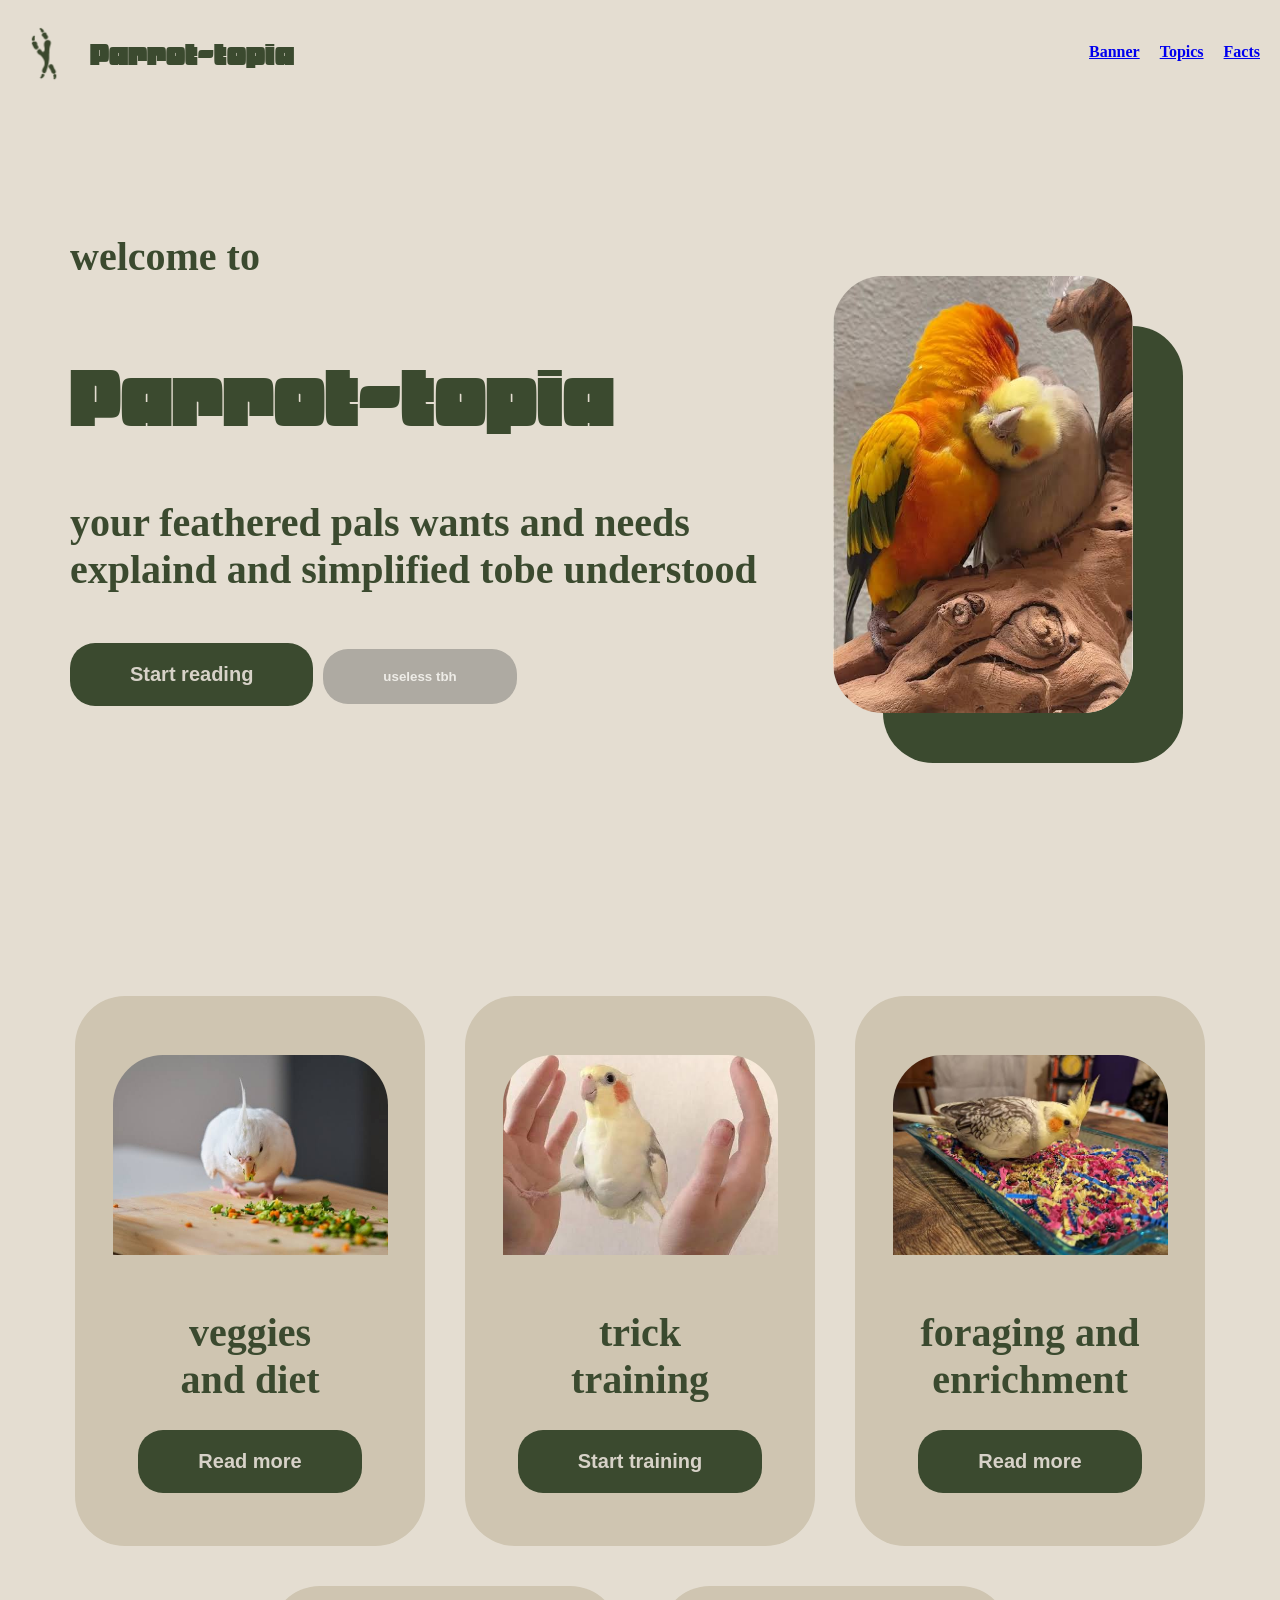
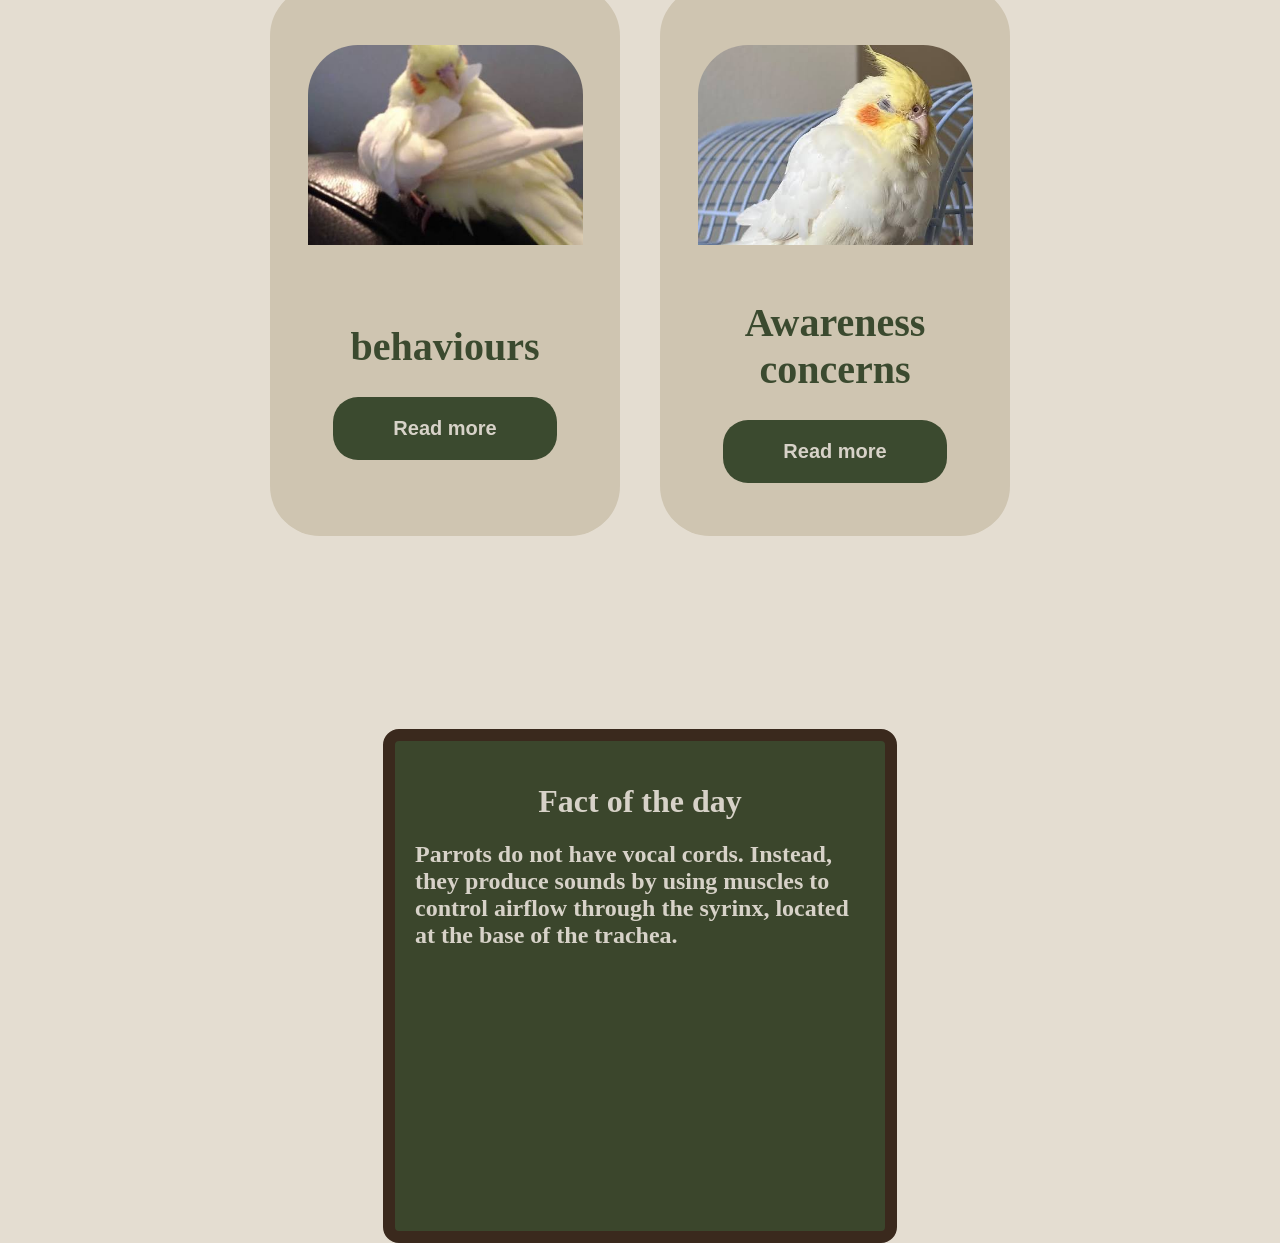
<file: index.html>
<!doctype html>
<html lang="en">

<head>
  <meta charset="UTF-8" />
  <meta name="viewport" content="width=device-width, initial-scale=1.0" />
  <link rel="stylesheet" href="style.css" />

  <link rel="preconnect" href="https://fonts.googleapis.com" />
  <link rel="preconnect" href="https://fonts.gstatic.com" crossorigin />
  <link href="https://fonts.googleapis.com/css2?family=Badeen+Display&display=swap" rel="stylesheet" />

  <title>Parrot-topia Homepage</title>
</head>

<body>

  <div id="topicLinks" class="scale-up-center ">
        <div id="links">

          <div id="popupnav">
            <button id="back">back</button>
            <h1 id="topicTitle">Diet and nutrion</h1>
          </div>
          <div id="topics">
          </div>

  </div>

  </div>

  <nav>
    <div>
      <img id="navLogo" src="images/parrot-foot.png" alt="parrot foot logo" />
      <h3 class="badeen" id="navTitle">Parrot-topia</h3>
    </div>
    <div>
      <a href="#banner">Banner</a>
      <a href="#cardsParent">Topics</a>
      <a href="#boardParent">Facts</a>
    </div>
  </nav>


  <div id="banner">
    <div id="part1">
      <p>welcome to</p>
      <h1 class="badeen">Parrot-topia</h1>
      <p>
        your feathered pals wants and needs <br />explaind and simplified tobe
        understood
      </p>
      <div id="btnParent">
        <button class="mainBtn">Start reading</button>
        <button>useless tbh</button>
      </div>
    </div>



    <div class="part2parent">

      <div id="part2">
        <img src="images/feathered-pals.jpeg" id="pals" alt="feathered pals preening" class=""/>
      </div>
    </div>
  </div>

  <div id="cardsParent">
    <div class="cardparent2">
      <div class="cards">
        <div class="cardimgparent">
          <img class="widthimg cardIMG" src="images/veggies.jpeg" alt="a parrot doing tricks" />
        </div>
        <div class="cardTXT">
          <h1>veggies<br />and diet</h1>
          <button>Read more</button>
        </div>
      </div>
    </div>

    <div class="cardparent2">
      <div class="cards">
        <div class="cardimgparent">
          <img class="cardIMG" src="images/stripper.jpeg" alt="a parrot doing tricks" />
        </div>
        <div class="cardTXT">
          <h1>trick<br />training</h1>
          <button>Start training</button>
        </div>
      </div>
    </div>

    <div class="cardparent2">
      <div class="cards">
        <div class="cardimgparent">
          <img class="widthimg cardIMG" src="images/foraging.jpeg" alt="a parrot doing tricks" />
        </div>
        <div class="cardTXT">
          <h1>foraging and enrichment</h1>
          <button>Read more</button>
        </div>
      </div>
    </div>

    <div class="cardparent2">
      <div class="cards">
        <div class="cardimgparent">
          <img class="widthimg cardIMG" src="images/preeningBuddy.jpg" alt="a parrot doing tricks" />
        </div>
        <div class="cardTXT">
          <h1>behaviours</h1>
          <button>Read more</button>
        </div>
      </div>
    </div>

     <div class="cardparent2">
      <div class="cards">
        <div class="cardimgparent">
          <img class="widthimg cardIMG" src="images/sickBuddy.jpg" alt="a parrot doing tricks" style="width:100%;height: auto;"/>
        </div>
        <div class="cardTXT">
          <h1>Awareness concerns</h1>
          <button>Read more</button>
        </div>
      </div>
    </div>
  </div>



  <div id="section2">
    <div id="boardParent">
      <div id="board">
        <h1>Fact of the day</h1>
        <h2>Did you know that, training your parrot helps with</h2>
      </div>
    </div>
  </div>


  


  <script src="Script.js"></script>
</body>
</html>
</file>
<file: style.css>
html {
    scroll-behavior: smooth;
}

@media (prefers-reduced-motion: reduce) {
    html {
        scroll-behavior: auto;
    }
}

body{
    background-color: #e4ddd1;
        color: #3b4a2f;
            font-weight: bold;
    margin: 0px;
    padding: 0px;
}
#navLogo{
    width: 50px;
    height: auto;
}
nav{
    padding: 0px 20px;
    display: flex;
    justify-content: space-between;
    align-items: center;

}
nav div{
    display: flex;
    gap: 20px;
    justify-content: center;
    align-items: center;
}
#navTitle{
    font-size: 30px;
}
.badeen {
  font-family: "Badeen Display", system-ui;
  font-weight: 400;
  font-style: normal;
}
#part1,#part2{
padding: 20px 0px;
    font-size: 40px;
}
#part1{
        width:fit-content ;
}

.part2parent{
    width: 25%;
display: flex;
justify-content: center;
align-items: center;
flex-grow: 1;

}

#banner{
    max-width: 100vw;
    padding: 70px;
    display: flex;
    flex-wrap: wrap;
    justify-content: space-between;
    align-items: center;
}
#pals{
    margin-bottom: -100px;
    border-radius:  50px ;
    width: 300px;
    box-shadow: #3b4a2f 50px 50px 0px;
}
.cards{
    display: flex;
    flex-direction: column;
    justify-content: space-evenly;
    align-items: center;
    background-color: #cfc5b1;
    border-radius: 50px;
    width: 300px;
    height: 500px;
        transition: all 0.3s;
        padding: 25px;
}

.cards:hover{
    background-color: rgb(255, 198, 83);
    transform: translateY(-100px);
}

#cardsParent{
    flex-wrap: wrap;
    margin-top: 200px;
    padding: 0px 70px;
    gap:40px;
    display: flex;
    justify-content: center;
    align-items: center;
    
}
button,input{
    padding: 20px 60px;
    border-radius: 25px;
    border: 0px;
    background-color: #aeaaa2;
    color: #eeece7;
    font-weight: bold;
    transition: all 0.15s;
}
button:hover{
    background-color: #e5a93c;
    color: #3B462C;

}
#btnParent{
    margin-top: 50px;
}
.mainBtn{
    background-color: #3b4a2f;
    color: #d7d2c8;
    font-size: 20px;


}
.mainBtn:hover{
    background-color: #e5a93c;
    color: #3B462C;

}
.cardimgparent{
     display: flex;
    justify-content: center;
    align-items: center;
    background-color: #e5a93c;
    height: 200px;
    width: 275px;
    border-radius: 50px 50px 0px 0px;
    overflow: hidden;
}
.cardIMG{width: 275px;}
.cardTXT{flex-direction: column;
    display: flex;
    justify-content: center;
    align-items: center;
    height: 200px;
    width: 275px;
}
.cardTXT h1{
    color: #3b4a2f;
    text-align:center ;
    font-size: 40px;
}
.cardTXT button{
background-color: #3b4a2f;
    color: #d7d2c8;
    font-size: 20px;
}
.cardTXT button:hover{
    background-color: #e5a93c;
    color: #3B462C;
}
.widthimg{
    width: auto;
    height: 200px;
}
.cardparent2{
display: flex;
justify-content: center;
align-items: center;}
.cardparent2:hover .cards{
    background-color: #ffc653;
    transform: translateY(-100px);
        box-shadow: #3b4a2f 20px 20px;
}
input{
    padding: 20px 60px;
    border-radius: 25px;
    border: 0px;
    background-color: #aeaaa2;
    color: #eeece7;
    font-weight: bold;
    transition: all 0.15s;
    font-size: 20px;
}
form{    
    display: flex;
    justify-content: space-between;
    align-items: center;
    flex-direction:column;
    gap: 10px;
        width: 100%;
        max-width: 550px;
    font-size: 20px;
        height: 100%;
            padding:0px  50px;
}
.traininginput{
    display: flex;
    justify-content: space-between;
    align-items: center;
    flex-direction:rows;
    width: 100%;
    height: 100%;

}
#trainingSignUp{
    flex-grow: 1;
    display: flex;
    justify-content: center;
    align-items: center;
    flex-direction:rows;
    height: 500px;
    width: 50%;
}
#boardParent{
    width:  50%;
    min-width: 500px;
    flex-grow: 1;
    height: 500px;
    display: flex;
    justify-content: center;
    align-items: center;
    flex-direction:rows;
}
#section2{
    margin-top: 200px;
    flex-wrap: wrap-reverse;
    width: 100%;
    display: flex;
    justify-content: space-between;
    align-items: center;
    flex-direction:rows;
}
#board{
    padding:20px;
    width: 450px;
    aspect-ratio: 1/1;
    background-color: #3B462C;
    border: #3a291d solid 12px;
    border-radius: 16px;
        color: #d7d2c8;
}
#board h1{
    text-align: center;
    color: #d7d2c8;
}
li{
    font-size: 20px;
    padding: 20px;
}
#section3{
    overflow:auto;
margin-top: 200px;
height: fit-content;
position: relative;
}
#playArea{
    display: block;
    width: 100%;
    image-orientation: flip;
    height:auto;
}
#playAreaStuff{
    height: 100%;
    width: 100%;
    padding: 100px;
    position: absolute;
    color: #cfc5b1;
}
#playAreaStuff h1{
padding: 20px 0px;
    font-size: 40px;

}
#playAreaStuff p{
    font-size: 40px;
}

#topicLinks{
    display: none;
    position:fixed;
    width: 100vw;
    height: 100vh;
    justify-content: center;
    align-items: center;
    background-color: #3d393140;
    backdrop-filter: blur(10px);
    z-index: 100;
      overscroll-behavior: contain;
}
#links{
    display: flex;
    justify-content: start;
    align-items: center;
    flex-direction: column;
    width: 80vw;
    height: 80vh;
    background-color:#d7d2c8;
    border-radius: 50px;
    box-shadow: #3b4a2f 20px 20px;
}

#popupnav{
    width: 100%;
    padding: 20px 50px;
    box-sizing: border-box;
    display: flex;
    align-items: center;
    position: relative;
}

#popupnav h1{
    position: absolute;
    left: 50%;
    transform: translateX(-50%);
    top:25px;
    margin: 0;
}
#topics{
    display: flex;
    flex-direction: column;
}




.scale-up-center {
	-webkit-animation: scale-up-center 0.2s cubic-bezier(0.390, 0.575, 0.565, 1.000) both;
	        animation: scale-up-center 0.2s cubic-bezier(0.390, 0.575, 0.565, 1.000) both;
}









@-webkit-keyframes scale-up-center {
  0% {
    -webkit-transform: scale(0.5);
            transform: scale(0.5);
  }
  100% {
    -webkit-transform: scale(1);
            transform: scale(1);
  }
}
@keyframes scale-up-center {
  0% {
    -webkit-transform: scale(0.5);
            transform: scale(0.5);
  }
  100% {
    -webkit-transform: scale(1);
            transform: scale(1);
  }
}

@media (max-width: 700px) {
    nav {
        flex-wrap: wrap;
        gap: 8px;
        padding: 8px 16px;
    }

    nav div {
        gap: 12px;
    }

    nav div:last-child {
        width: 100%;
        justify-content: space-around;
        padding-bottom: 8px;
    }

    #banner {
        box-sizing: border-box;
        padding: 32px 24px;
        gap: 24px;
    }

    #part1 {
        width: 100%;
        font-size: 22px;
    }

    #part1 h1 {
        font-size: 48px;
    }

    #btnParent {
        display: flex;
        flex-wrap: wrap;
        gap: 12px;
        margin-top: 24px;
    }

    button,
    input {
        padding: 16px 24px;
    }

    .part2parent {
        width: 100%;
        min-width: 0;
    }

    #part2 {
        font-size: 1rem;
    }

    #pals {
        display: block;
        width: min(260px, 75vw);
        max-width: 100%;
        margin-bottom: 0;
        box-shadow: #3b4a2f 18px 18px 0;
    }

    #cardsParent {
        box-sizing: border-box;
        margin-top: 64px;
        padding: 0 20px;
        gap: 32px;
    }

    .cards {
        box-sizing: border-box;
        width: min(350px, calc(100vw - 40px));
        padding: 20px;
    }

    .cardimgparent,
    .cardTXT {
        box-sizing: border-box;
        width: 100%;
    }

    .cardIMG {
        max-width: 100%;
        object-fit: cover;
    }

    .cards:hover,
    .cardparent2:hover .cards {
        transform: none;
    }

    #section2 {
        margin-top: 64px;
    }

    #boardParent {
        box-sizing: border-box;
        width: 100%;
        min-width: 0;
        height: auto;
        padding: 0 16px;
    }

    #board {
        box-sizing: border-box;
        width: min(100%, 450px);
        height: auto;
        aspect-ratio: 1;
        padding: 16px;
    }

    #board h1 {
        font-size: clamp(24px, 7vw, 36px);
    }

    #board h2 {
        font-size: clamp(18px, 5vw, 26px);
    }

    #topicLinks {
        box-sizing: border-box;
        width: 100%;
        height: 100vh;
        height: 100dvh;
        padding: 16px;
    }

    #links {
        box-sizing: border-box;
        width: 100%;
        height: auto;
        max-height: 100%;
        overflow-y: auto;
        padding: 8px 16px 24px;
        border-radius: 24px;
    }

    #popupnav {
        min-height: 72px;
        padding: 16px 0;
    }

    #popupnav h1 {
        top: 50%;
        width: calc(100% - 110px);
        font-size: clamp(20px, 6vw, 30px);
        text-align: center;
        transform: translate(-50%, -50%);
    }

    #back {
        padding: 12px 16px;
    }

    #links > a {
        max-width: 100%;
        padding: 12px 8px;
        text-align: center;
        overflow-wrap: anywhere;
    }
}

@media (max-width: 380px) {
    #navTitle {
        font-size: 24px;
    }

    nav div:last-child {
        gap: 8px;
        font-size: 14px;
    }

    #part1 h1 {
        font-size: 40px;
    }
}
</file>
